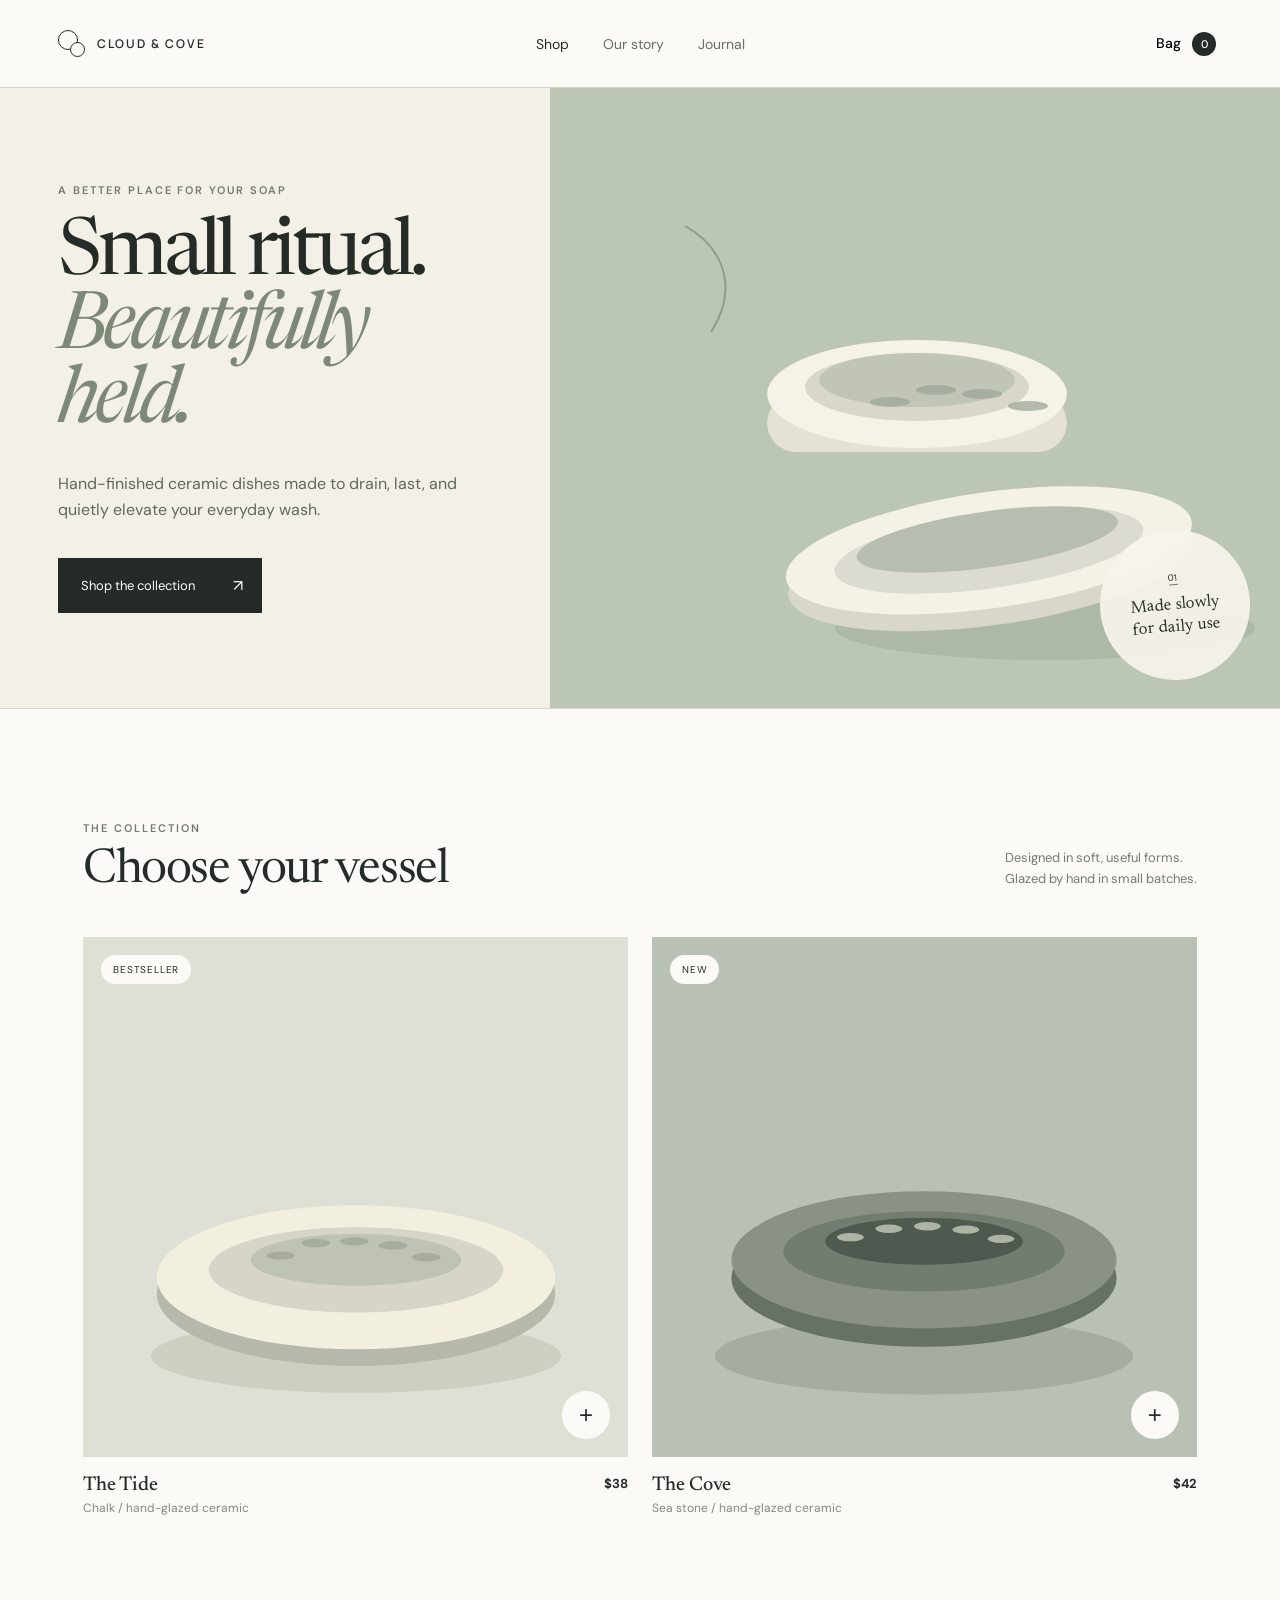
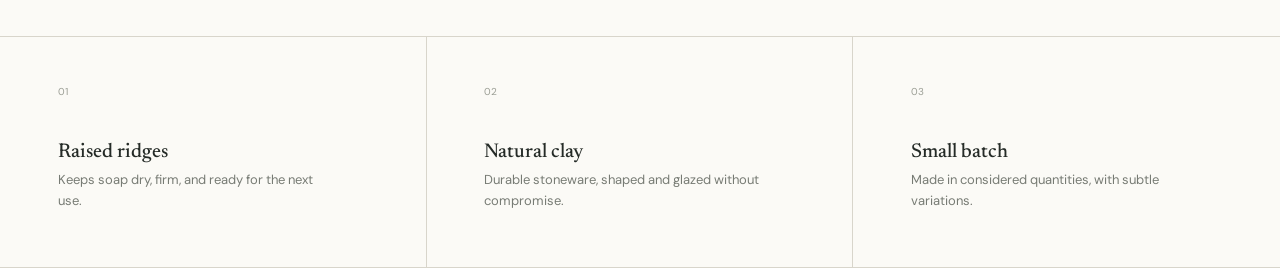
<file: index.html>
<!doctype html>
<html lang="en">
<head>
  <meta charset="UTF-8">
  <meta name="viewport" content="width=device-width, initial-scale=1.0">
  <meta name="description" content="Cloud & Cove soap dishes — thoughtful ceramics for everyday rituals.">
  <title>Cloud & Cove — Soap Dishes</title>
  <link rel="preconnect" href="https://fonts.googleapis.com">
  <link rel="preconnect" href="https://fonts.gstatic.com" crossorigin>
  <link href="https://fonts.googleapis.com/css2?family=DM+Sans:wght@400;500;600&family=Manrope:wght@500;600&family=Newsreader:opsz,wght@6..72,400;6..72,500&display=swap" rel="stylesheet">
  <link rel="stylesheet" href="style.css">
</head>
<body>
  <header class="site-header">
    <a class="brand" href="#" aria-label="Cloud and Cove home">
      <span class="brand-mark" aria-hidden="true"><i></i><i></i></span>
      <span>CLOUD & COVE</span>
    </a>
    <nav class="nav" aria-label="Main navigation">
      <a class="active" href="#shop">Shop</a>
      <a href="#story">Our story</a>
      <a href="#journal">Journal</a>
    </nav>
    <button class="cart-button" type="button" aria-label="Open shopping bag">
      Bag <span class="cart-count">0</span>
    </button>
  </header>

  <main>
    <section class="hero" id="story">
      <div class="hero-copy">
        <p class="eyebrow">A better place for your soap</p>
        <h1>Small ritual.<br><em>Beautifully held.</em></h1>
        <p class="hero-lede">Hand-finished ceramic dishes made to drain, last, and quietly elevate your everyday wash.</p>
        <a class="button" href="#shop">Shop the collection <span aria-hidden="true">↗</span></a>
      </div>
      <div class="hero-art">
        <img src="images/hero.svg" alt="Stone and ivory ceramic soap dishes">
        <div class="hero-note">
          <span>01</span>
          <p>Made slowly<br>for daily use</p>
        </div>
      </div>
    </section>

    <section class="collection" id="shop">
      <div class="section-heading">
        <div>
          <p class="eyebrow">The collection</p>
          <h2>Choose your vessel</h2>
        </div>
        <p>Designed in soft, useful forms.<br>Glazed by hand in small batches.</p>
      </div>

      <div class="product-grid">
        <article class="product-card" data-id="tide" data-name="The Tide" data-price="38">
          <a class="product-image" href="#" aria-label="View The Tide soap dish">
            <span class="badge">Bestseller</span>
            <img src="images/soap-dish-1.svg" alt="The Tide ivory ceramic soap dish">
            <button class="quick-add" type="button" aria-label="Add The Tide to bag">+</button>
          </a>
          <div class="product-info">
            <div>
              <h3>The Tide</h3>
              <p>Chalk / hand-glazed ceramic</p>
            </div>
            <strong>$38</strong>
          </div>
        </article>

        <article class="product-card" data-id="cove" data-name="The Cove" data-price="42">
          <a class="product-image cool" href="#" aria-label="View The Cove soap dish">
            <span class="badge">New</span>
            <img src="images/soap-dish-2.svg" alt="The Cove stone ceramic soap dish">
            <button class="quick-add" type="button" aria-label="Add The Cove to bag">+</button>
          </a>
          <div class="product-info">
            <div>
              <h3>The Cove</h3>
              <p>Sea stone / hand-glazed ceramic</p>
            </div>
            <strong>$42</strong>
          </div>
        </article>
      </div>
    </section>

    <section class="values" id="journal">
      <article><span>01</span><h3>Raised ridges</h3><p>Keeps soap dry, firm, and ready for the next use.</p></article>
      <article><span>02</span><h3>Natural clay</h3><p>Durable stoneware, shaped and glazed without compromise.</p></article>
      <article><span>03</span><h3>Small batch</h3><p>Made in considered quantities, with subtle variations.</p></article>
    </section>
  </main>

  <aside class="bag-drawer" aria-hidden="true">
    <div class="bag-header"><h2>Your bag</h2><button class="close-bag" type="button" aria-label="Close bag">×</button></div>
    <div class="bag-items"></div>
    <div class="bag-footer"><div><span>Subtotal</span><strong class="bag-total">$0</strong></div><button class="checkout-button" type="button">Checkout</button></div>
  </aside>
  <div class="bag-overlay"></div>

  <script src="script.js"></script>
</body>
</html>
</file>
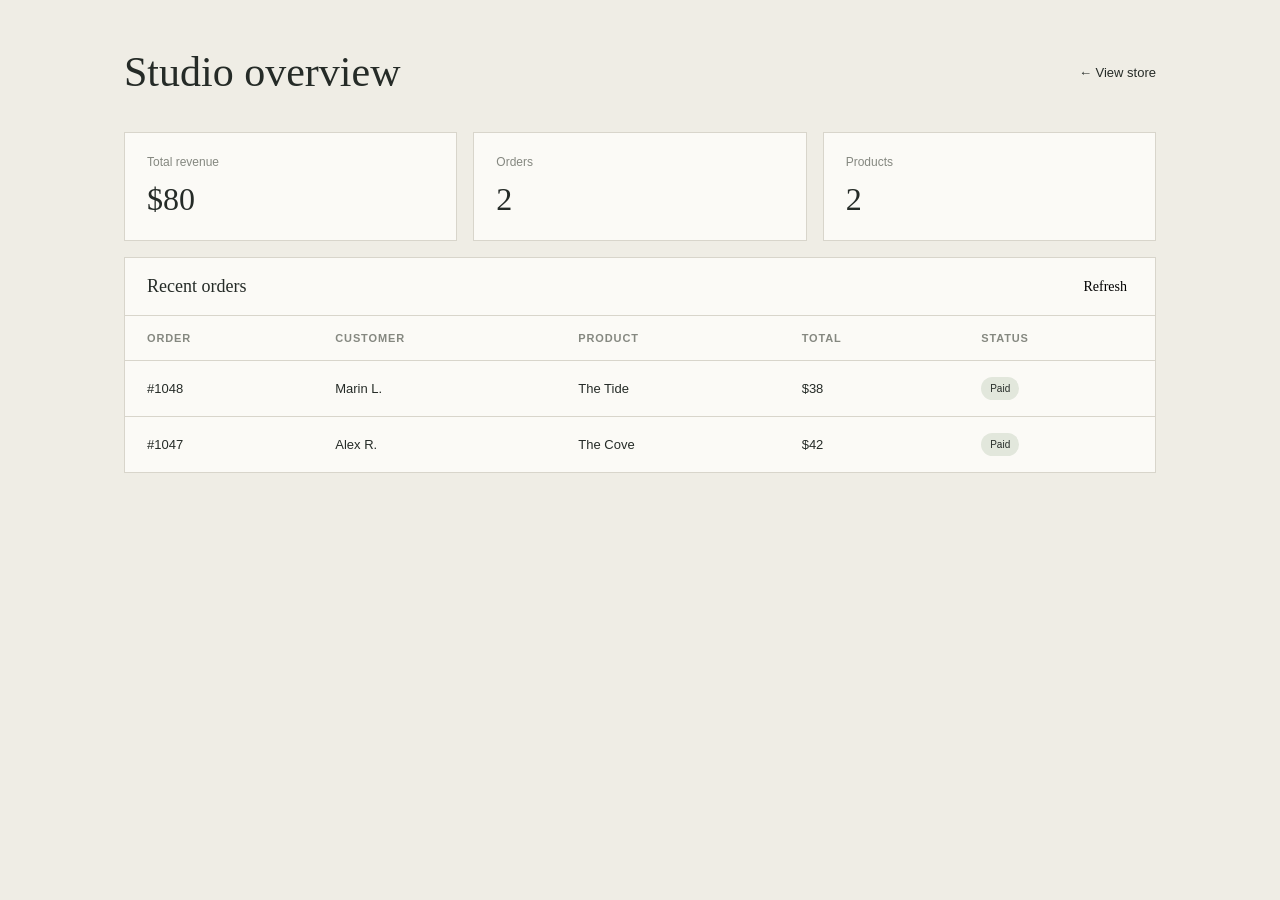
<file: admin.html>
<!doctype html>
<html lang="en">
<head>
  <meta charset="UTF-8">
  <meta name="viewport" content="width=device-width, initial-scale=1.0">
  <title>Cloud & Cove — Admin</title>
  <link rel="stylesheet" href="style.css">
  <style>
    body { background: #efede5; }
    .admin { max-width: 1080px; margin: 0 auto; padding: 48px 24px 80px; }
    .admin-top { display:flex; align-items:center; justify-content:space-between; margin-bottom:36px; }
    .admin-top h1 { margin:0; font:400 42px "Newsreader", serif; }
    .stats { display:grid; grid-template-columns:repeat(3,1fr); gap:16px; margin-bottom:16px; }
    .stat { background:var(--paper); border:1px solid var(--line); padding:22px; }
    .stat span { display:block; color:#858880; font-size:12px; }
    .stat strong { display:block; margin-top:12px; font:400 32px "Newsreader", serif; }
    .panel { background:var(--paper); border:1px solid var(--line); }
    .panel-head { display:flex; justify-content:space-between; align-items:center; padding:18px 22px; border-bottom:1px solid var(--line); }
    .panel-head h2 { margin:0; font:500 18px "Newsreader", serif; }
    table { width:100%; border-collapse:collapse; }
    th, td { text-align:left; padding:16px 22px; border-bottom:1px solid var(--line); font-size:13px; }
    th { color:#858880; font-size:11px; text-transform:uppercase; letter-spacing:.08em; }
    tr:last-child td { border-bottom:0; }
    .status { display:inline-block; border-radius:20px; padding:6px 9px; background:#e2e7dc; font-size:10px; }
    .admin-link { color:var(--ink); text-decoration:none; font-size:13px; }
    @media (max-width:700px) {
      .stats { grid-template-columns:1fr; }
      table { display:block; overflow-x:auto; }
    }
  </style>
</head>
<body>
  <main class="admin">
    <div class="admin-top">
      <h1>Studio overview</h1>
      <a class="admin-link" href="index.html">← View store</a>
    </div>
    <section class="stats" aria-label="Store statistics">
      <div class="stat"><span>Total revenue</span><strong id="revenue">$0</strong></div>
      <div class="stat"><span>Orders</span><strong id="orders">0</strong></div>
      <div class="stat"><span>Products</span><strong>2</strong></div>
    </section>
    <section class="panel">
      <div class="panel-head"><h2>Recent orders</h2><button class="cart-button" id="refresh" type="button">Refresh</button></div>
      <table>
        <thead><tr><th>Order</th><th>Customer</th><th>Product</th><th>Total</th><th>Status</th></tr></thead>
        <tbody id="orderRows">
          <tr><td>#1048</td><td>Marin L.</td><td>The Tide</td><td>$38</td><td><span class="status">Paid</span></td></tr>
          <tr><td>#1047</td><td>Alex R.</td><td>The Cove</td><td>$42</td><td><span class="status">Paid</span></td></tr>
        </tbody>
      </table>
    </section>
  </main>
  <script>
    document.getElementById("revenue").textContent = "$80";
    document.getElementById("orders").textContent = "2";
    document.getElementById("refresh").addEventListener("click", () => {
      const button = document.getElementById("refresh");
      button.textContent = "Updated";
      setTimeout(() => button.textContent = "Refresh", 1200);
    });
  </script>
</body>
</html>
</file>
<file: style.css>
:root {
  --ink: #252b27;
  --cream: #f3f0e7;
  --paper: #fbfaf6;
  --sage: #aab4a4;
  --line: #d8d5cb;
  --coral: #df785f;
}

* { box-sizing: border-box; }
html { scroll-behavior: smooth; }
body {
  margin: 0;
  color: var(--ink);
  background: var(--paper);
  font-family: "DM Sans", sans-serif;
  -webkit-font-smoothing: antialiased;
}

.site-header {
  height: 88px;
  display: grid;
  grid-template-columns: 1fr auto 1fr;
  align-items: center;
  padding: 0 4.5vw;
  border-bottom: 1px solid var(--line);
  background: rgba(251,250,246,.96);
  position: relative;
  z-index: 20;
}
.brand { display: flex; align-items: center; gap: 12px; color: inherit; text-decoration: none; font: 600 12px "Manrope"; letter-spacing: .16em; }
.brand-mark { position: relative; width: 27px; height: 27px; display: inline-block; }
.brand-mark i { position: absolute; width: 20px; height: 20px; border: 1.5px solid var(--ink); border-radius: 50%; }
.brand-mark i:last-child { right: 0; bottom: 0; width: 15px; height: 15px; background: var(--paper); }
.nav { display: flex; gap: 34px; }
.nav a { color: #696d68; text-decoration: none; font-size: 14px; }
.nav a.active, .nav a:hover { color: var(--ink); }
.cart-button { justify-self: end; border: 0; background: none; font: 500 14px "DM Sans"; cursor: pointer; }
.cart-count { display: inline-grid; place-items: center; width: 24px; height: 24px; margin-left: 7px; border-radius: 50%; background: var(--ink); color: white; font-size: 11px; }

.hero { min-height: 620px; display: grid; grid-template-columns: 43% 57%; background: var(--cream); border-bottom: 1px solid var(--line); }
.hero-copy { display: flex; flex-direction: column; justify-content: center; align-items: flex-start; padding: 55px 8% 55px 10.5%; }
.eyebrow { margin: 0 0 22px; color: #74796f; font-size: 11px; font-weight: 600; letter-spacing: .18em; text-transform: uppercase; }
.hero h1 { margin: 0; font: 400 clamp(58px, 6.2vw, 92px)/.93 "Newsreader", serif; letter-spacing: -.055em; }
.hero h1 em { font-weight: 400; color: #7d8878; }
.hero-lede { max-width: 410px; margin: 30px 0 34px; color: #62675f; font-size: 16px; line-height: 1.65; }
.button { display: inline-flex; align-items: center; gap: 38px; padding: 17px 19px 17px 23px; background: var(--ink); color: white; text-decoration: none; font-size: 13px; }
.button span { font-size: 16px; }
.hero-art { position: relative; min-height: 620px; overflow: hidden; }
.hero-art > img { width: 100%; height: 100%; object-fit: cover; display: block; }
.hero-note { position: absolute; right: 30px; bottom: 28px; width: 150px; height: 150px; border-radius: 50%; background: rgba(247,245,236,.92); display: flex; flex-direction: column; justify-content: center; align-items: center; text-align: center; transform: rotate(-5deg); }
.hero-note span { font-size: 9px; border-bottom: 1px solid #777b72; margin-bottom: 10px; }
.hero-note p { margin: 0; font: 400 17px/1.25 "Newsreader"; }

.collection { padding: 112px 6.5% 120px; }
.section-heading { display: flex; justify-content: space-between; align-items: end; margin-bottom: 42px; }
.section-heading .eyebrow { margin-bottom: 12px; }
.section-heading h2 { margin: 0; font: 400 48px "Newsreader"; letter-spacing: -.03em; }
.section-heading > p { margin: 0 0 5px; color: #777b74; font-size: 13px; line-height: 1.6; }
.product-grid { display: grid; grid-template-columns: repeat(2, 1fr); gap: 24px; }
.product-card { min-width: 0; }
.product-image { height: 520px; display: block; position: relative; overflow: hidden; background: #deded3; text-decoration: none; }
.product-image.cool { background: #bdc3ba; }
.product-image img { width: 100%; height: 100%; object-fit: cover; transition: transform .6s ease; }
.product-image:hover img { transform: scale(1.025); }
.badge { position: absolute; z-index: 2; left: 18px; top: 18px; background: var(--paper); border-radius: 20px; padding: 8px 12px; color: var(--ink); font-size: 10px; text-transform: uppercase; letter-spacing: .08em; }
.quick-add { position: absolute; z-index: 3; right: 18px; bottom: 18px; width: 48px; height: 48px; border: 0; border-radius: 50%; background: var(--paper); color: var(--ink); font-size: 24px; line-height: 1; cursor: pointer; transition: .2s; }
.quick-add:hover { background: var(--ink); color: white; transform: rotate(90deg); }
.product-info { display: flex; justify-content: space-between; padding-top: 18px; }
.product-info h3 { margin: 0 0 5px; font: 500 20px "Newsreader"; }
.product-info p { margin: 0; color: #858880; font-size: 12px; }
.product-info strong { font-size: 13px; }

.values { display: grid; grid-template-columns: repeat(3,1fr); border-top: 1px solid var(--line); border-bottom: 1px solid var(--line); }
.values article { min-height: 230px; padding: 42px 4.5vw; border-right: 1px solid var(--line); }
.values article:last-child { border-right: 0; }
.values span { color: #9a9d94; font-size: 10px; }
.values h3 { margin: 42px 0 8px; font: 500 20px "Newsreader"; }
.values p { max-width: 280px; margin: 0; color: #777b74; font-size: 13px; line-height: 1.6; }

.bag-overlay { position: fixed; inset: 0; z-index: 29; background: rgba(25,29,26,.32); opacity: 0; pointer-events: none; transition: opacity .3s; }
.bag-drawer { position: fixed; z-index: 30; right: 0; top: 0; width: min(420px, 100%); height: 100%; background: var(--paper); transform: translateX(100%); transition: transform .35s ease; display: flex; flex-direction: column; }
body.bag-open .bag-drawer { transform: translateX(0); }
body.bag-open .bag-overlay { opacity: 1; pointer-events: auto; }
.bag-header { height: 88px; display: flex; align-items: center; justify-content: space-between; padding: 0 28px; border-bottom: 1px solid var(--line); }
.bag-header h2 { font: 400 28px "Newsreader"; }
.close-bag { border: 0; background: none; font-size: 28px; cursor: pointer; }
.bag-items { flex: 1; overflow-y: auto; padding: 20px 28px; }
.bag-item { display: grid; grid-template-columns: 72px 1fr auto; align-items: center; gap: 14px; padding: 12px 0; border-bottom: 1px solid var(--line); }
.bag-item-thumb { width: 72px; height: 72px; background: #dfe1d7; display: grid; place-items: center; }
.bag-item-thumb span { width: 46px; height: 20px; border: 1px solid #8f9588; border-radius: 50%; }
.bag-item h3 { margin: 0 0 5px; font: 500 16px "Newsreader"; }
.bag-item p { margin: 0; color: #858880; font-size: 12px; }
.remove-item { border: 0; background: none; color: #777b74; cursor: pointer; }
.bag-footer { padding: 22px 28px 28px; border-top: 1px solid var(--line); }
.bag-footer div { display: flex; justify-content: space-between; margin-bottom: 18px; font-size: 14px; }
.checkout-button { width: 100%; height: 52px; border: 0; background: var(--ink); color: white; cursor: pointer; }

@media (max-width: 800px) {
  .site-header { height: 72px; grid-template-columns: 1fr auto; }
  .nav { display: none; }
  .hero { grid-template-columns: 1fr; }
  .hero-copy { min-height: 430px; padding: 60px 7%; }
  .hero h1 { font-size: clamp(54px, 16vw, 78px); }
  .hero-art { min-height: 420px; }
  .collection { padding: 75px 5% 80px; }
  .section-heading { align-items: start; }
  .section-heading > p { display: none; }
  .section-heading h2 { font-size: 40px; }
  .product-grid { grid-template-columns: 1fr; gap: 45px; }
  .product-image { height: 430px; }
  .values { grid-template-columns: 1fr; }
  .values article { min-height: 190px; border-right: 0; border-bottom: 1px solid var(--line); }
  .values article:last-child { border-bottom: 0; }
  .values h3 { margin-top: 30px; }
}
</file>
